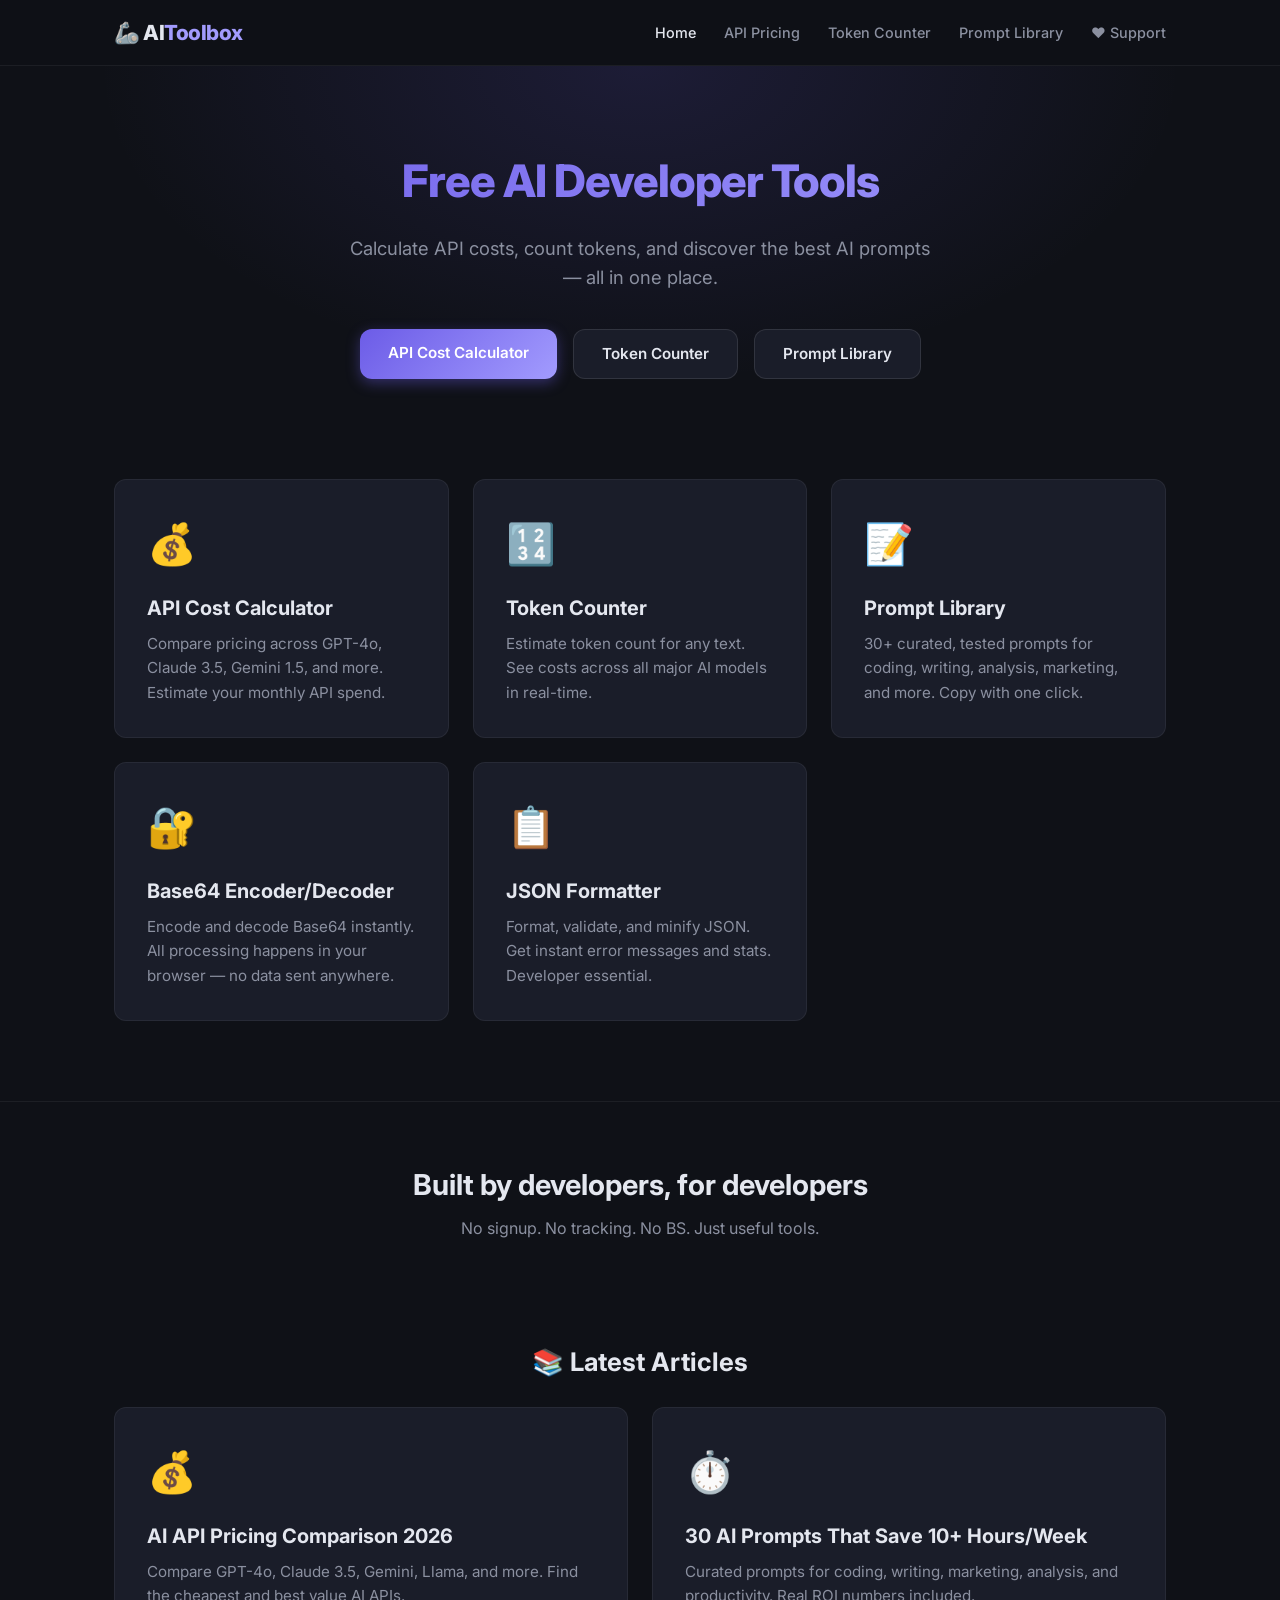
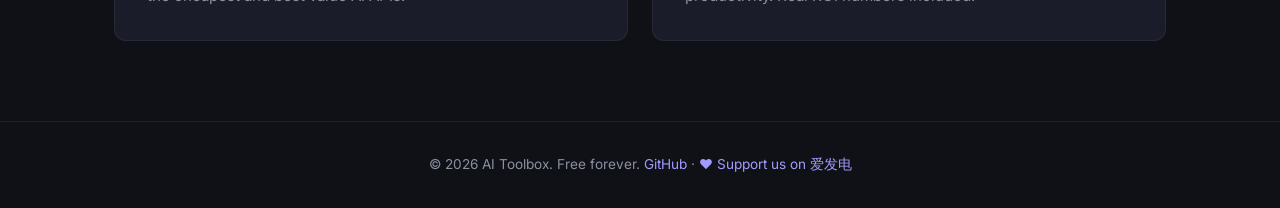
<file: index.html>
<!DOCTYPE html>
<html lang="en">
<head>
    <meta charset="UTF-8">
    <meta name="viewport" content="width=device-width, initial-scale=1.0">
    <meta name="description" content="Free AI tools for developers - API cost calculator, token counter, and curated prompt library. Compare GPT-4, Claude, Gemini pricing and more.">
    <title>AI Toolbox - Free AI Developer Tools</title>
    <link rel="stylesheet" href="css/style.css">
    <link rel="preconnect" href="https://fonts.googleapis.com">
    <link href="https://fonts.googleapis.com/css2?family=Inter:wght@400;500;600;700;800&display=swap" rel="stylesheet">
</head>
<body>
    <nav class="navbar">
        <div class="nav-container">
            <a href="index.html" class="nav-logo">🦾 AI<span>Toolbox</span></a>
            <div class="nav-links">
                <a href="index.html" class="active">Home</a>
                <a href="pricing.html">API Pricing</a>
                <a href="tokens.html">Token Counter</a>
                <a href="prompts.html">Prompt Library</a>
                <a href="https://afdian.com/a/aitoolbox" target="_blank">❤️ Support</a>
            </div>
        </div>
    </nav>

    <header class="hero">
        <div class="container">
            <h1>Free AI Developer Tools</h1>
            <p>Calculate API costs, count tokens, and discover the best AI prompts — all in one place.</p>
            <div class="hero-cta">
                <a href="pricing.html" class="btn btn-primary">API Cost Calculator</a>
                <a href="tokens.html" class="btn btn-secondary">Token Counter</a>
                <a href="prompts.html" class="btn btn-secondary">Prompt Library</a>
            </div>
        </div>
    </header>

    <section class="features">
        <div class="container">
            <div class="features-grid">
                <a href="pricing.html" class="feature-card">
                    <div class="feature-icon">💰</div>
                    <h3>API Cost Calculator</h3>
                    <p>Compare pricing across GPT-4o, Claude 3.5, Gemini 1.5, and more. Estimate your monthly API spend.</p>
                </a>
                <a href="tokens.html" class="feature-card">
                    <div class="feature-icon">🔢</div>
                    <h3>Token Counter</h3>
                    <p>Estimate token count for any text. See costs across all major AI models in real-time.</p>
                </a>
                <a href="prompts.html" class="feature-card">
                    <div class="feature-icon">📝</div>
                    <h3>Prompt Library</h3>
                    <p>30+ curated, tested prompts for coding, writing, analysis, marketing, and more. Copy with one click.</p>
                </a>
                <a href="base64.html" class="feature-card">
                    <div class="feature-icon">🔐</div>
                    <h3>Base64 Encoder/Decoder</h3>
                    <p>Encode and decode Base64 instantly. All processing happens in your browser — no data sent anywhere.</p>
                </a>
                <a href="json.html" class="feature-card">
                    <div class="feature-icon">📋</div>
                    <h3>JSON Formatter</h3>
                    <p>Format, validate, and minify JSON. Get instant error messages and stats. Developer essential.</p>
                </a>
            </div>
        </div>
    </section>

    <section class="cta-section">
        <div class="container">
            <h2>Built by developers, for developers</h2>
            <p>No signup. No tracking. No BS. Just useful tools.</p>
        </div>
    </section>

    <section class="features" style="padding-top: 40px;">
        <div class="container">
            <h2 style="font-size: 1.6rem; margin-bottom: 24px; text-align: center;">📚 Latest Articles</h2>
            <div class="features-grid">
                <a href="blog/ai-api-pricing-comparison-2026.html" class="feature-card">
                    <div class="feature-icon">💰</div>
                    <h3>AI API Pricing Comparison 2026</h3>
                    <p>Compare GPT-4o, Claude 3.5, Gemini, Llama, and more. Find the cheapest and best value AI APIs.</p>
                </a>
                <a href="blog/30-ai-prompts-save-10-hours-week.html" class="feature-card">
                    <div class="feature-icon">⏱️</div>
                    <h3>30 AI Prompts That Save 10+ Hours/Week</h3>
                    <p>Curated prompts for coding, writing, marketing, analysis, and productivity. Real ROI numbers included.</p>
                </a>
            </div>
        </div>
    </section>

    <footer class="footer">
        <div class="container">
            <p>&copy; 2026 AI Toolbox. Free forever. <a href="https://github.com" target="_blank">GitHub</a> · <a href="https://afdian.com/a/aitoolbox" target="_blank">❤️ Support us on 爱发电</a></p>
        </div>
    </footer>

    <script src="js/main.js"></script>
</body>
</html>
</file>
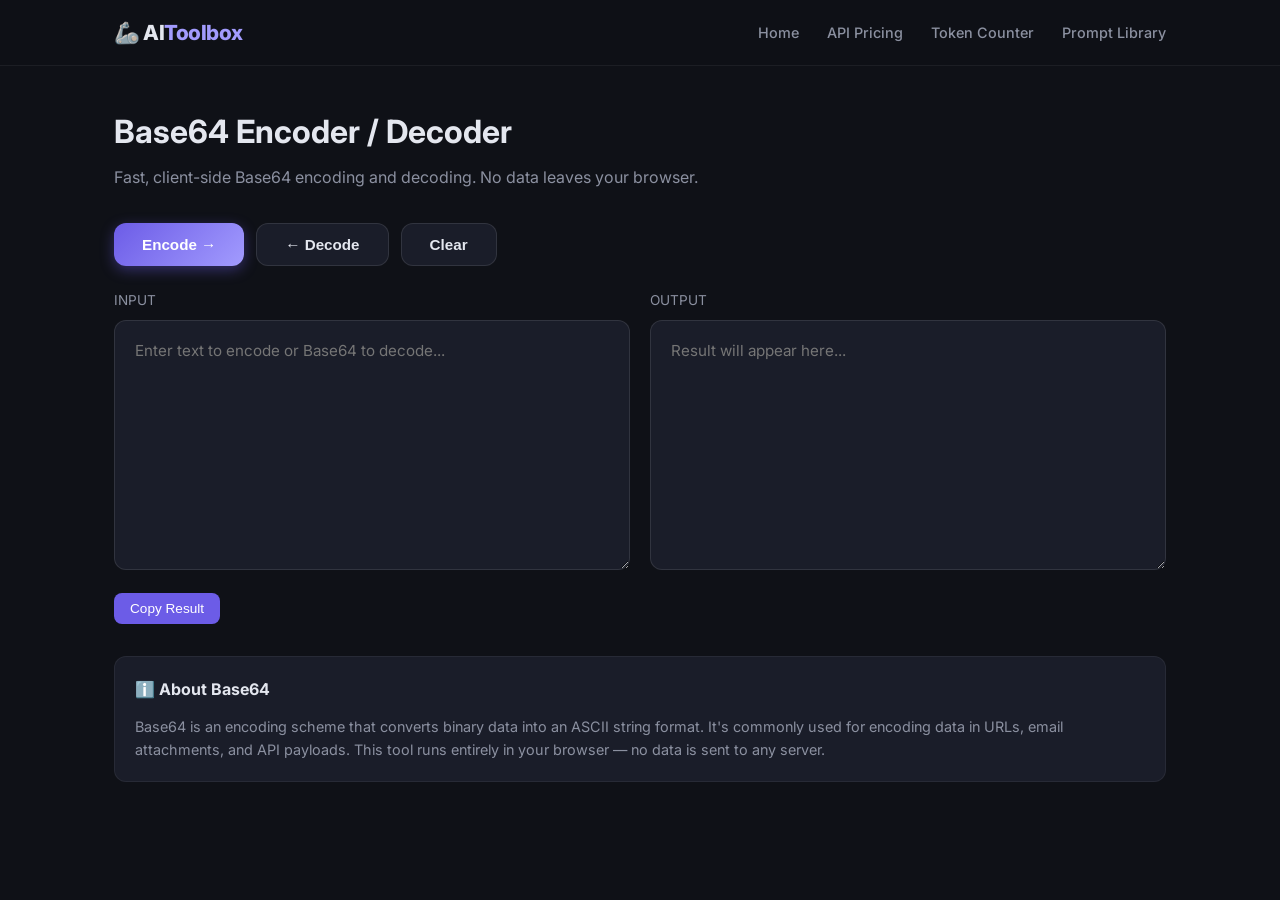
<file: base64.html>
<!DOCTYPE html>
<html lang="en">
<head>
    <meta charset="UTF-8">
    <meta name="viewport" content="width=device-width, initial-scale=1.0">
    <meta name="description" content="Free online Base64 encoder and decoder. Fast, client-side, no data sent to servers.">
    <title>Base64 Encoder/Decoder - AI Toolbox</title>
    <link rel="stylesheet" href="css/style.css">
    <link href="https://fonts.googleapis.com/css2?family=Inter:wght@400;500;600;700;800&display=swap" rel="stylesheet">
</head>
<body>
    <nav class="navbar">
        <div class="nav-container">
            <a href="index.html" class="nav-logo">🦾 AI<span>Toolbox</span></a>
            <div class="nav-links">
                <a href="index.html">Home</a>
                <a href="pricing.html">API Pricing</a>
                <a href="tokens.html">Token Counter</a>
                <a href="prompts.html">Prompt Library</a>
            </div>
        </div>
    </nav>

    <div class="tool-page">
        <div class="container">
            <h1>Base64 Encoder / Decoder</h1>
            <p class="subtitle">Fast, client-side Base64 encoding and decoding. No data leaves your browser.</p>

            <div style="display: flex; gap: 12px; margin-bottom: 24px;">
                <button class="btn btn-primary" id="encodeBtn">Encode →</button>
                <button class="btn btn-secondary" id="decodeBtn">← Decode</button>
                <button class="btn btn-secondary" id="clearBtn">Clear</button>
            </div>

            <div style="display: grid; grid-template-columns: 1fr 1fr; gap: 20px;">
                <div>
                    <label style="color: var(--text-dim); font-size: 0.85rem; margin-bottom: 8px; display: block;">INPUT</label>
                    <textarea id="inputText" placeholder="Enter text to encode or Base64 to decode..." style="min-height: 250px;"></textarea>
                </div>
                <div>
                    <label style="color: var(--text-dim); font-size: 0.85rem; margin-bottom: 8px; display: block;">OUTPUT</label>
                    <textarea id="outputText" placeholder="Result will appear here..." style="min-height: 250px;" readonly></textarea>
                </div>
            </div>

            <div style="margin-top: 16px;">
                <button class="copy-btn" id="copyBtn">Copy Result</button>
                <span id="statusMsg" style="color: var(--text-dim); margin-left: 12px; font-size: 0.85rem;"></span>
            </div>

            <div style="margin-top: 32px; padding: 20px; background: var(--bg-card); border-radius: var(--radius); border: 1px solid rgba(255,255,255,0.06);">
                <h3 style="font-size: 1rem; margin-bottom: 12px;">ℹ️ About Base64</h3>
                <p style="color: var(--text-dim); font-size: 0.9rem;">Base64 is an encoding scheme that converts binary data into an ASCII string format. It's commonly used for encoding data in URLs, email attachments, and API payloads. This tool runs entirely in your browser — no data is sent to any server.</p>
            </div>
        </div>
    </div>

    <script src="js/main.js"></script>
    <script>
        const inputEl = document.getElementById('inputText');
        const outputEl = document.getElementById('outputText');
        const statusMsg = document.getElementById('statusMsg');

        document.getElementById('encodeBtn').addEventListener('click', () => {
            try {
                outputEl.value = btoa(unescape(encodeURIComponent(inputEl.value)));
                statusMsg.textContent = '✓ Encoded successfully';
            } catch (e) {
                outputEl.value = 'Error: ' + e.message;
                statusMsg.textContent = '✗ Encoding failed';
            }
        });

        document.getElementById('decodeBtn').addEventListener('click', () => {
            try {
                outputEl.value = decodeURIComponent(escape(atob(inputEl.value.trim())));
                statusMsg.textContent = '✓ Decoded successfully';
            } catch (e) {
                outputEl.value = 'Error: Invalid Base64 string';
                statusMsg.textContent = '✗ Decoding failed';
            }
        });

        document.getElementById('clearBtn').addEventListener('click', () => {
            inputEl.value = '';
            outputEl.value = '';
            statusMsg.textContent = '';
        });

        document.getElementById('copyBtn').addEventListener('click', function() {
            if (outputEl.value) {
                navigator.clipboard.writeText(outputEl.value).then(() => {
                    this.textContent = '✓ Copied!';
                    this.classList.add('copied');
                    setTimeout(() => { this.textContent = 'Copy Result'; this.classList.remove('copied'); }, 2000);
                });
            }
        });
    </script>
</body>
</html>
</file>
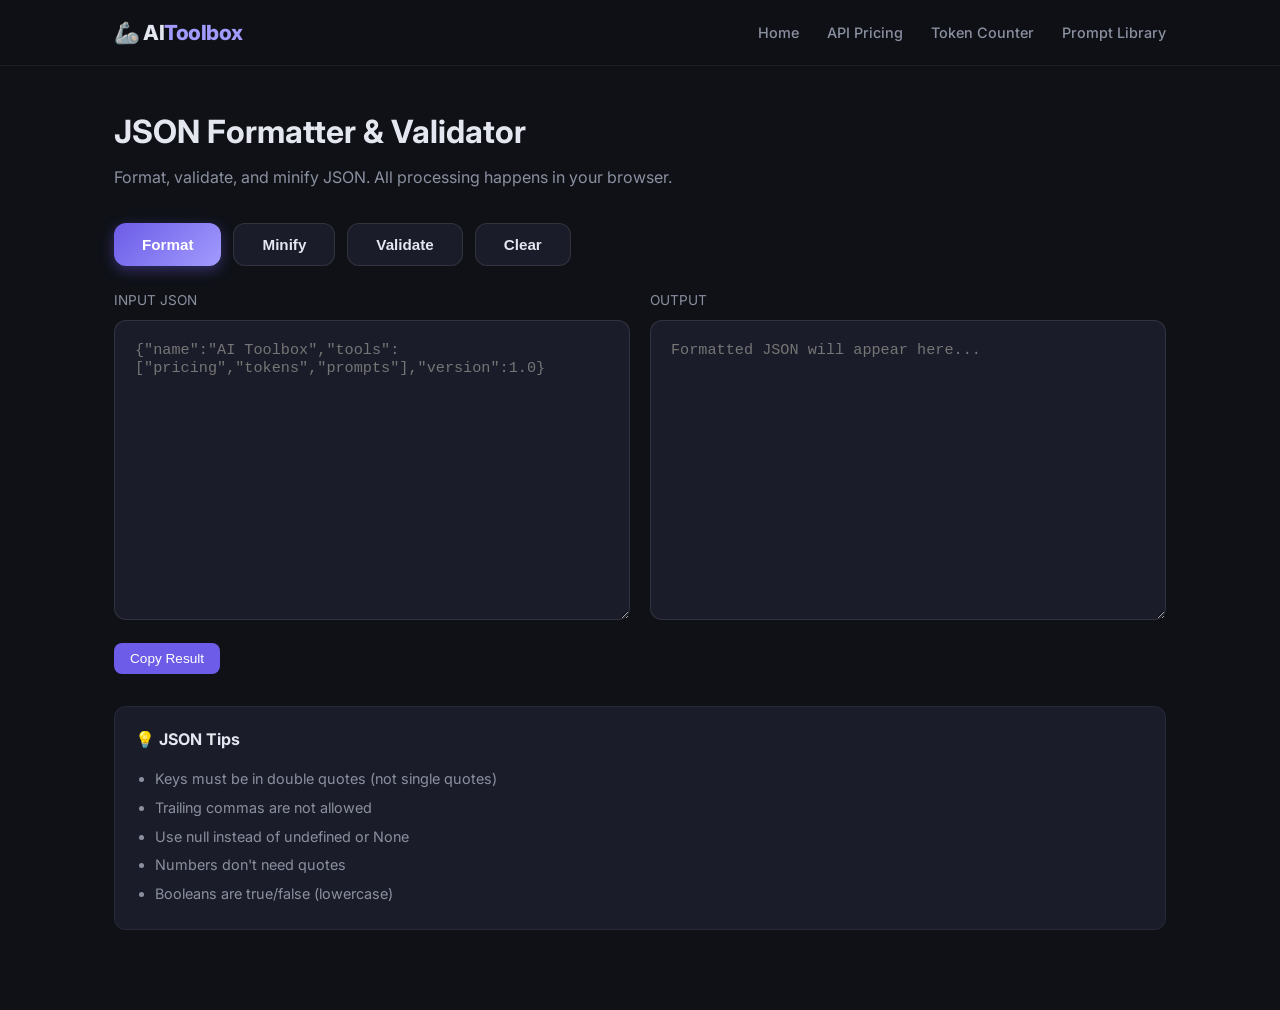
<file: json.html>
<!DOCTYPE html>
<html lang="en">
<head>
    <meta charset="UTF-8">
    <meta name="viewport" content="width=device-width, initial-scale=1.0">
    <meta name="description" content="Free online JSON formatter, validator, and minifier. Format ugly JSON instantly in your browser.">
    <title>JSON Formatter & Validator - AI Toolbox</title>
    <link rel="stylesheet" href="css/style.css">
    <link href="https://fonts.googleapis.com/css2?family=Inter:wght@400;500;600;700;800&display=swap" rel="stylesheet">
</head>
<body>
    <nav class="navbar">
        <div class="nav-container">
            <a href="index.html" class="nav-logo">🦾 AI<span>Toolbox</span></a>
            <div class="nav-links">
                <a href="index.html">Home</a>
                <a href="pricing.html">API Pricing</a>
                <a href="tokens.html">Token Counter</a>
                <a href="prompts.html">Prompt Library</a>
            </div>
        </div>
    </nav>

    <div class="tool-page">
        <div class="container">
            <h1>JSON Formatter & Validator</h1>
            <p class="subtitle">Format, validate, and minify JSON. All processing happens in your browser.</p>

            <div style="display: flex; gap: 12px; margin-bottom: 24px; flex-wrap: wrap;">
                <button class="btn btn-primary" id="formatBtn">Format</button>
                <button class="btn btn-secondary" id="minifyBtn">Minify</button>
                <button class="btn btn-secondary" id="validateBtn">Validate</button>
                <button class="btn btn-secondary" id="clearBtn">Clear</button>
            </div>

            <div style="display: grid; grid-template-columns: 1fr 1fr; gap: 20px;">
                <div>
                    <label style="color: var(--text-dim); font-size: 0.85rem; margin-bottom: 8px; display: block;">INPUT JSON</label>
                    <textarea id="inputText" placeholder='{"name":"AI Toolbox","tools":["pricing","tokens","prompts"],"version":1.0}' style="min-height: 300px; font-family: monospace;"></textarea>
                </div>
                <div>
                    <label style="color: var(--text-dim); font-size: 0.85rem; margin-bottom: 8px; display: block;">OUTPUT</label>
                    <textarea id="outputText" placeholder="Formatted JSON will appear here..." style="min-height: 300px; font-family: monospace;" readonly></textarea>
                </div>
            </div>

            <div id="statusBar" style="margin-top: 16px; padding: 12px 20px; border-radius: 8px; font-size: 0.9rem; display: none;"></div>

            <div style="margin-top: 16px;">
                <button class="copy-btn" id="copyBtn">Copy Result</button>
            </div>

            <div style="margin-top: 32px; padding: 20px; background: var(--bg-card); border-radius: var(--radius); border: 1px solid rgba(255,255,255,0.06);">
                <h3 style="font-size: 1rem; margin-bottom: 12px;">💡 JSON Tips</h3>
                <ul style="color: var(--text-dim); font-size: 0.9rem; padding-left: 20px; line-height: 2;">
                    <li>Keys must be in double quotes (not single quotes)</li>
                    <li>Trailing commas are not allowed</li>
                    <li>Use null instead of undefined or None</li>
                    <li>Numbers don't need quotes</li>
                    <li>Booleans are true/false (lowercase)</li>
                </ul>
            </div>
        </div>
    </div>

    <script src="js/main.js"></script>
    <script>
        const inputEl = document.getElementById('inputText');
        const outputEl = document.getElementById('outputText');
        const statusBar = document.getElementById('statusBar');

        function showStatus(msg, isError) {
            statusBar.textContent = msg;
            statusBar.style.display = 'block';
            if (isError) {
                statusBar.style.background = 'rgba(231,76,60,0.15)';
                statusBar.style.color = '#e74c3c';
                statusBar.style.border = '1px solid rgba(231,76,60,0.3)';
            } else {
                statusBar.style.background = 'rgba(0,184,148,0.15)';
                statusBar.style.color = '#00b894';
                statusBar.style.border = '1px solid rgba(0,184,148,0.3)';
            }
        }

        document.getElementById('formatBtn').addEventListener('click', () => {
            try {
                const parsed = JSON.parse(inputEl.value);
                outputEl.value = JSON.stringify(parsed, null, 2);
                const size = JSON.stringify(parsed).length;
                showStatus(`✓ Valid JSON — ${Object.keys(parsed).length} root keys, ${size} bytes minified`, false);
            } catch (e) {
                outputEl.value = '';
                showStatus(`✗ ${e.message}`, true);
            }
        });

        document.getElementById('minifyBtn').addEventListener('click', () => {
            try {
                const parsed = JSON.parse(inputEl.value);
                outputEl.value = JSON.stringify(parsed);
                showStatus(`✓ Minified — ${outputEl.value.length} bytes`, false);
            } catch (e) {
                outputEl.value = '';
                showStatus(`✗ ${e.message}`, true);
            }
        });

        document.getElementById('validateBtn').addEventListener('click', () => {
            try {
                const parsed = JSON.parse(inputEl.value);
                outputEl.value = '✓ Valid JSON!';
                const stats = {
                    rootType: Array.isArray(parsed) ? 'array' : 'object',
                    rootKeys: Array.isArray(parsed) ? `${parsed.length} items` : `${Object.keys(parsed).length} keys`,
                    size: JSON.stringify(parsed).length
                };
                showStatus(`✓ Valid JSON — Type: ${stats.rootType}, ${stats.rootKeys}, ${stats.size} bytes`, false);
            } catch (e) {
                outputEl.value = '';
                showStatus(`✗ ${e.message}`, true);
            }
        });

        document.getElementById('clearBtn').addEventListener('click', () => {
            inputEl.value = '';
            outputEl.value = '';
            statusBar.style.display = 'none';
        });

        document.getElementById('copyBtn').addEventListener('click', function() {
            if (outputEl.value) {
                navigator.clipboard.writeText(outputEl.value).then(() => {
                    this.textContent = '✓ Copied!';
                    this.classList.add('copied');
                    setTimeout(() => { this.textContent = 'Copy Result'; this.classList.remove('copied'); }, 2000);
                });
            }
        });
    </script>
</body>
</html>
</file>
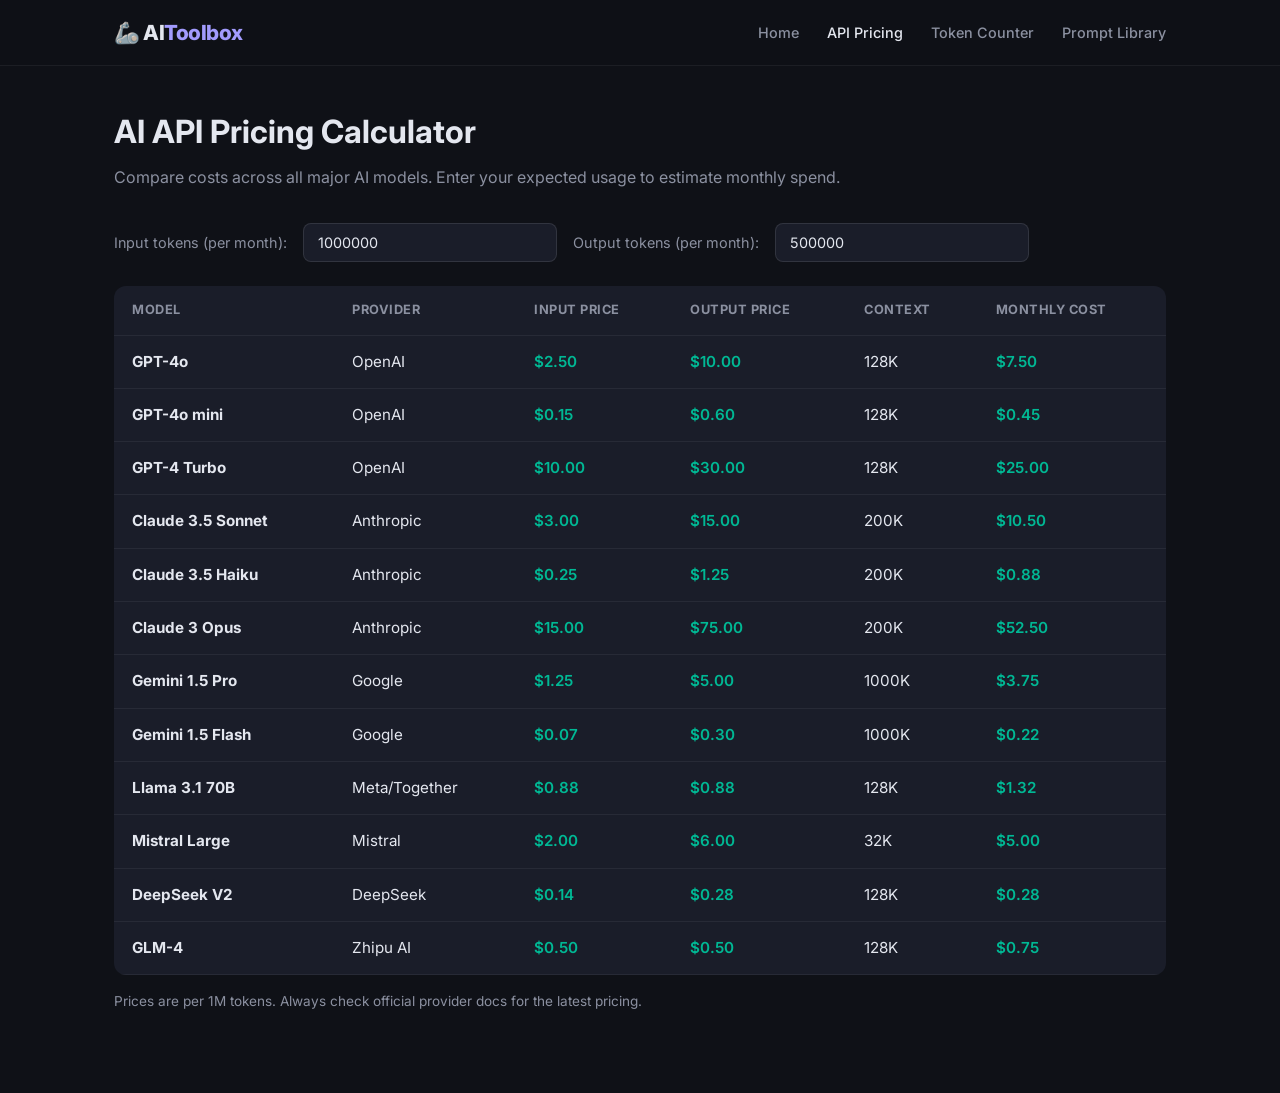
<file: pricing.html>
<!DOCTYPE html>
<html lang="en">
<head>
    <meta charset="UTF-8">
    <meta name="viewport" content="width=device-width, initial-scale=1.0">
    <meta name="description" content="Compare AI API pricing across GPT-4o, Claude 3.5, Gemini 1.5, Llama, and more. Calculate your monthly AI API costs.">
    <title>AI API Pricing Calculator - AI Toolbox</title>
    <link rel="stylesheet" href="css/style.css">
    <link href="https://fonts.googleapis.com/css2?family=Inter:wght@400;500;600;700;800&display=swap" rel="stylesheet">
</head>
<body>
    <nav class="navbar">
        <div class="nav-container">
            <a href="index.html" class="nav-logo">🦾 AI<span>Toolbox</span></a>
            <div class="nav-links">
                <a href="index.html">Home</a>
                <a href="pricing.html" class="active">API Pricing</a>
                <a href="tokens.html">Token Counter</a>
                <a href="prompts.html">Prompt Library</a>
            </div>
        </div>
    </nav>

    <div class="tool-page">
        <div class="container">
            <h1>AI API Pricing Calculator</h1>
            <p class="subtitle">Compare costs across all major AI models. Enter your expected usage to estimate monthly spend.</p>

            <div class="pricing-controls">
                <label>Input tokens (per month):</label>
                <input type="number" id="inputTokens" value="1000000" min="0" step="100000">
                <label>Output tokens (per month):</label>
                <input type="number" id="outputTokens" value="500000" min="0" step="100000">
            </div>

            <table>
                <thead>
                    <tr>
                        <th>Model</th>
                        <th>Provider</th>
                        <th>Input Price</th>
                        <th>Output Price</th>
                        <th>Context</th>
                        <th>Monthly Cost</th>
                    </tr>
                </thead>
                <tbody id="pricingTableBody"></tbody>
            </table>

            <p style="margin-top: 16px; color: var(--text-dim); font-size: 0.85rem;">
                Prices are per 1M tokens. Always check official provider docs for the latest pricing.
            </p>
        </div>
    </div>

    <script src="js/models.js"></script>
    <script src="js/main.js"></script>
    <script>
        function renderTable() {
            const inputTokens = parseInt(document.getElementById('inputTokens').value) || 0;
            const outputTokens = parseInt(document.getElementById('outputTokens').value) || 0;
            const tbody = document.getElementById('pricingTableBody');
            tbody.innerHTML = '';

            AI_MODELS.forEach(model => {
                const inputCost = (inputTokens / 1000000) * model.inputPrice;
                const outputCost = (outputTokens / 1000000) * model.outputPrice;
                const total = inputCost + outputCost;

                const row = document.createElement('tr');
                row.innerHTML = `
                    <td><strong>${model.name}</strong></td>
                    <td>${model.provider}</td>
                    <td class="price-cell">$${model.inputPrice.toFixed(2)}</td>
                    <td class="price-cell">$${model.outputPrice.toFixed(2)}</td>
                    <td>${(model.contextWindow / 1000).toFixed(0)}K</td>
                    <td class="price-cell">$${total.toFixed(2)}</td>
                `;
                tbody.appendChild(row);
            });
        }

        document.getElementById('inputTokens').addEventListener('input', renderTable);
        document.getElementById('outputTokens').addEventListener('input', renderTable);
        renderTable();
    </script>
</body>
</html>
</file>
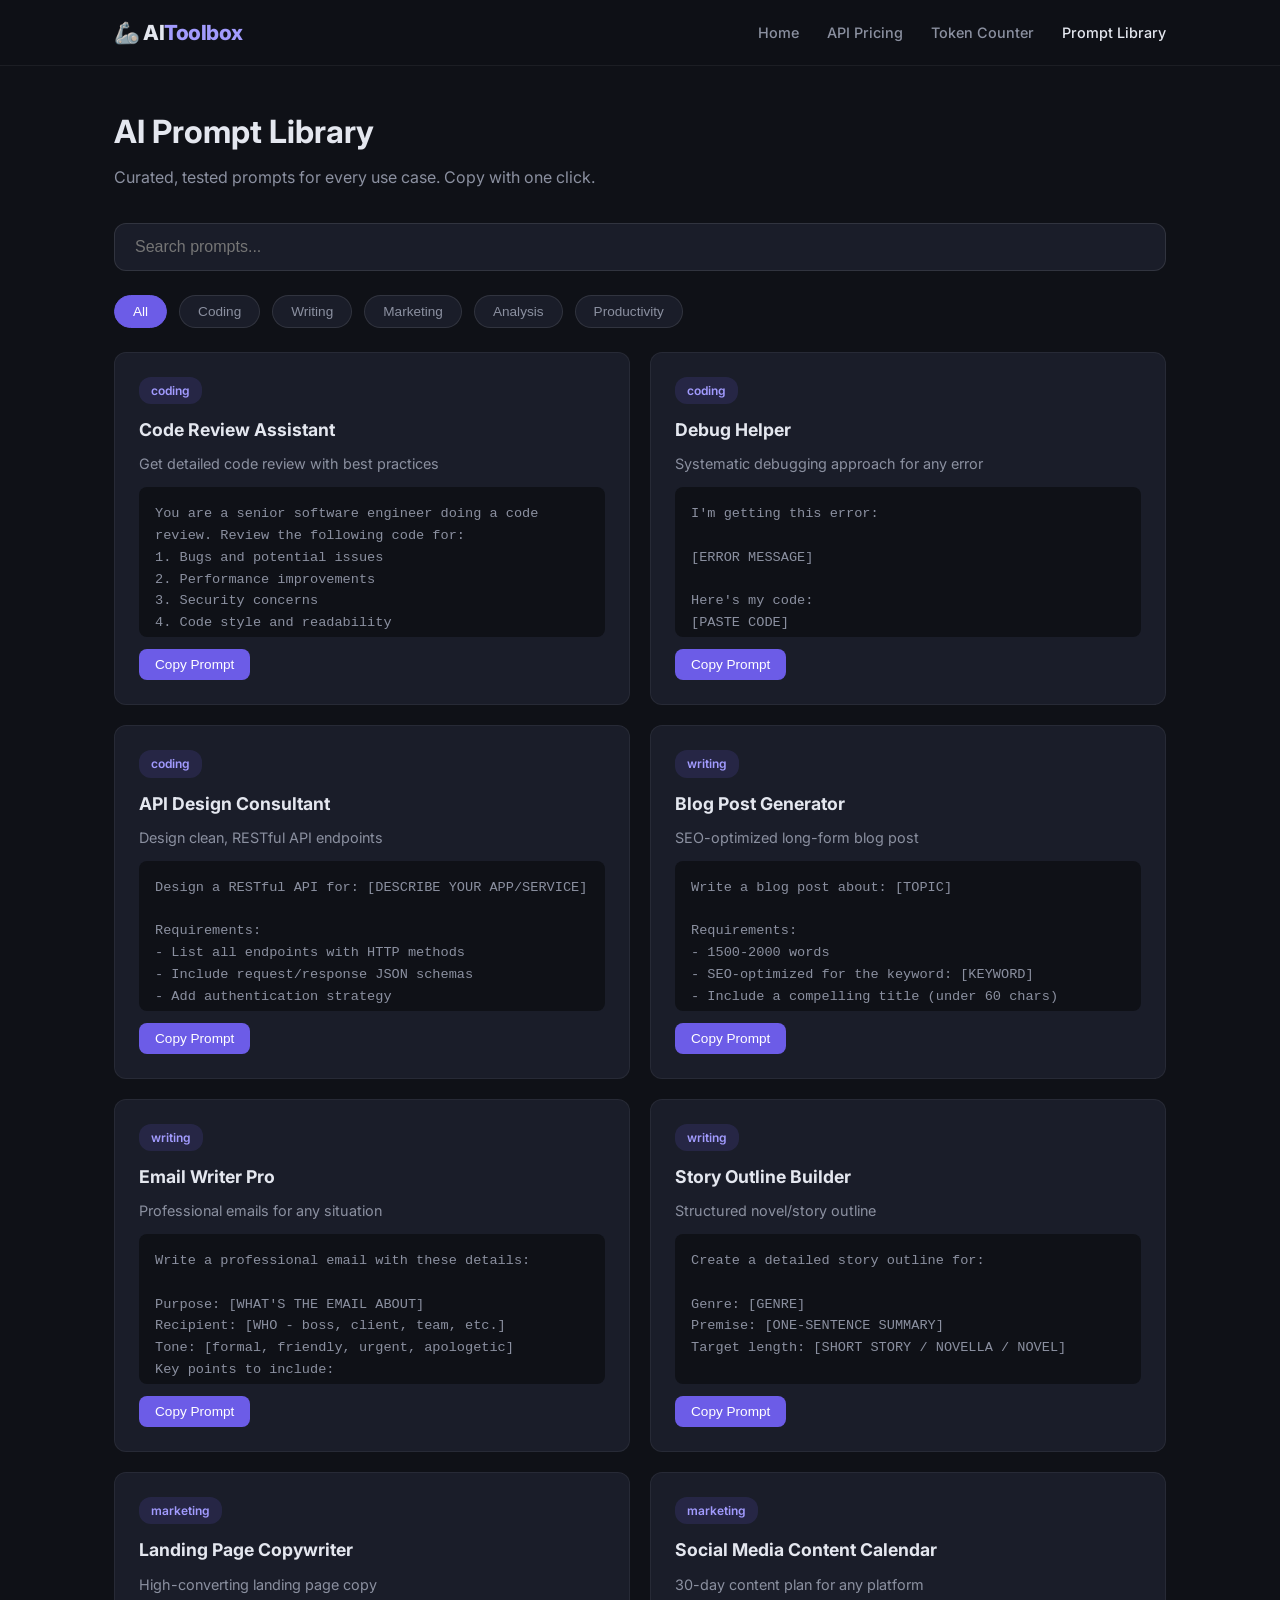
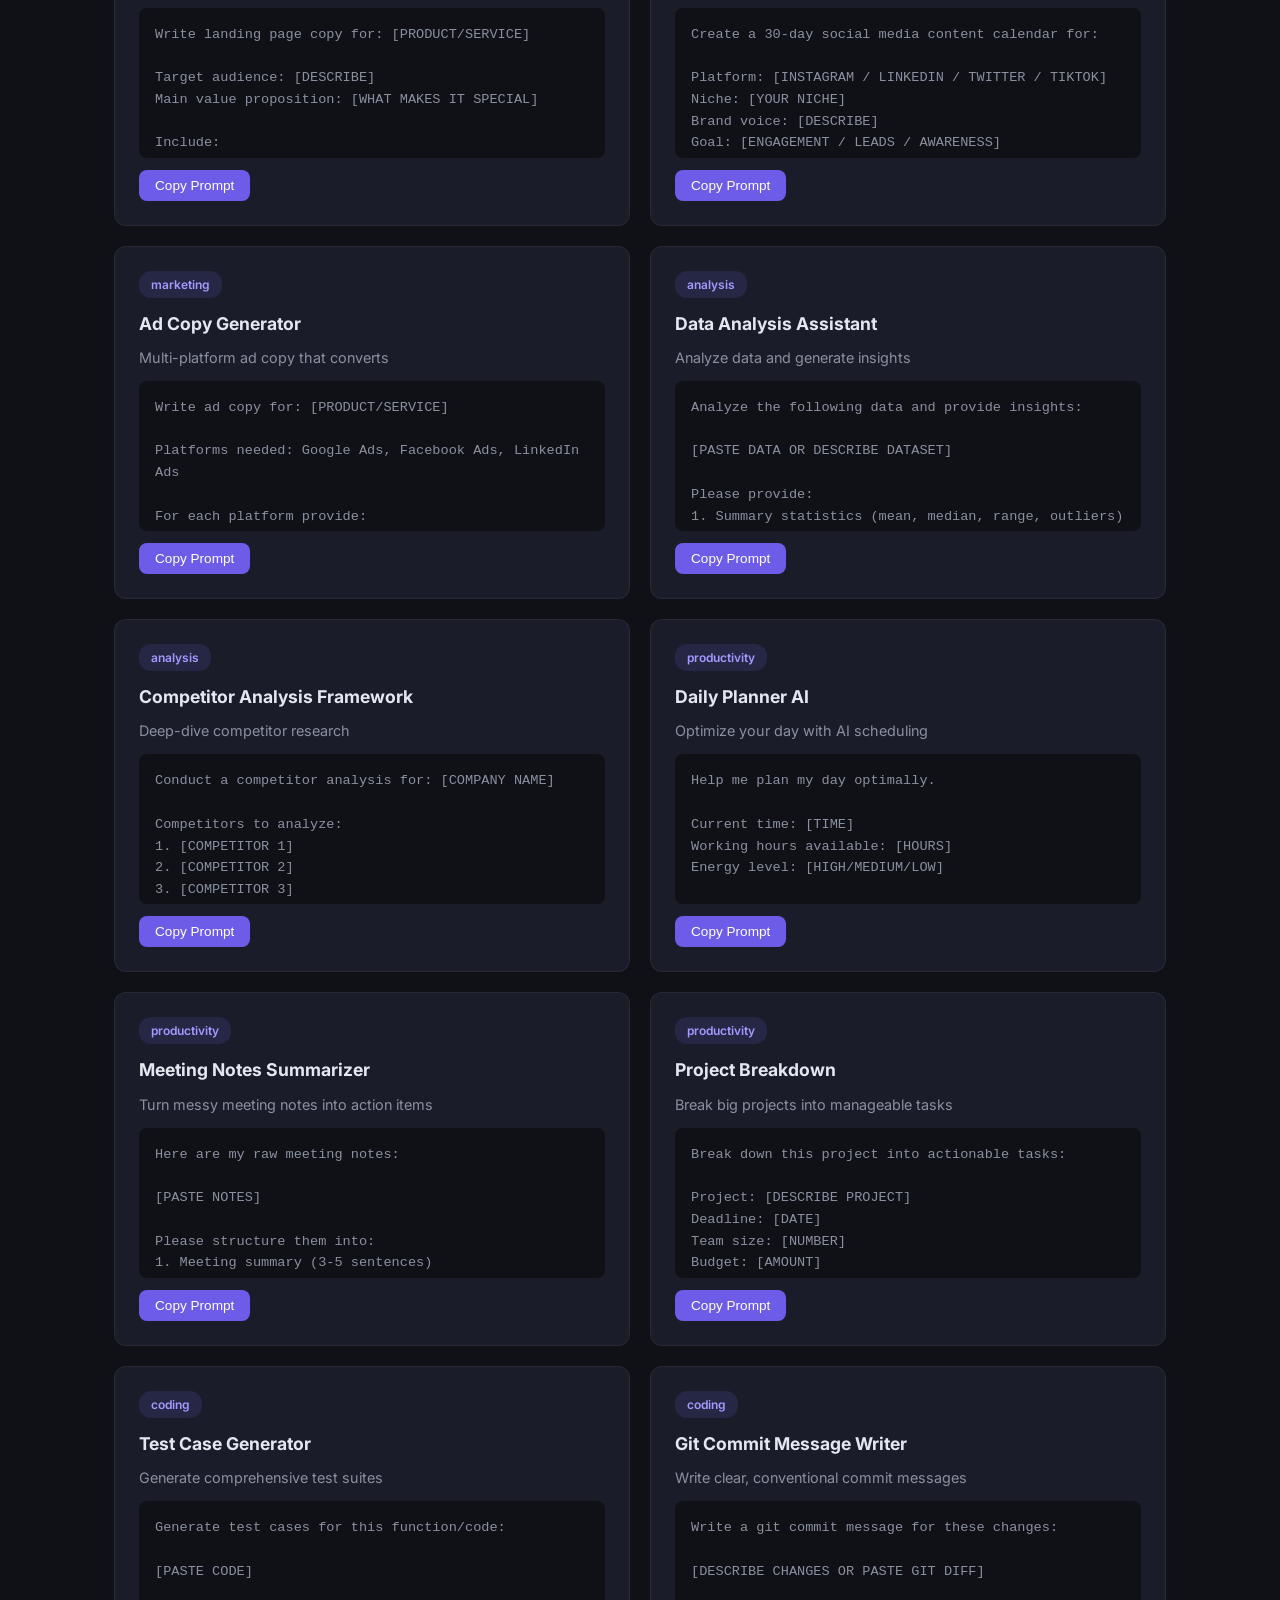
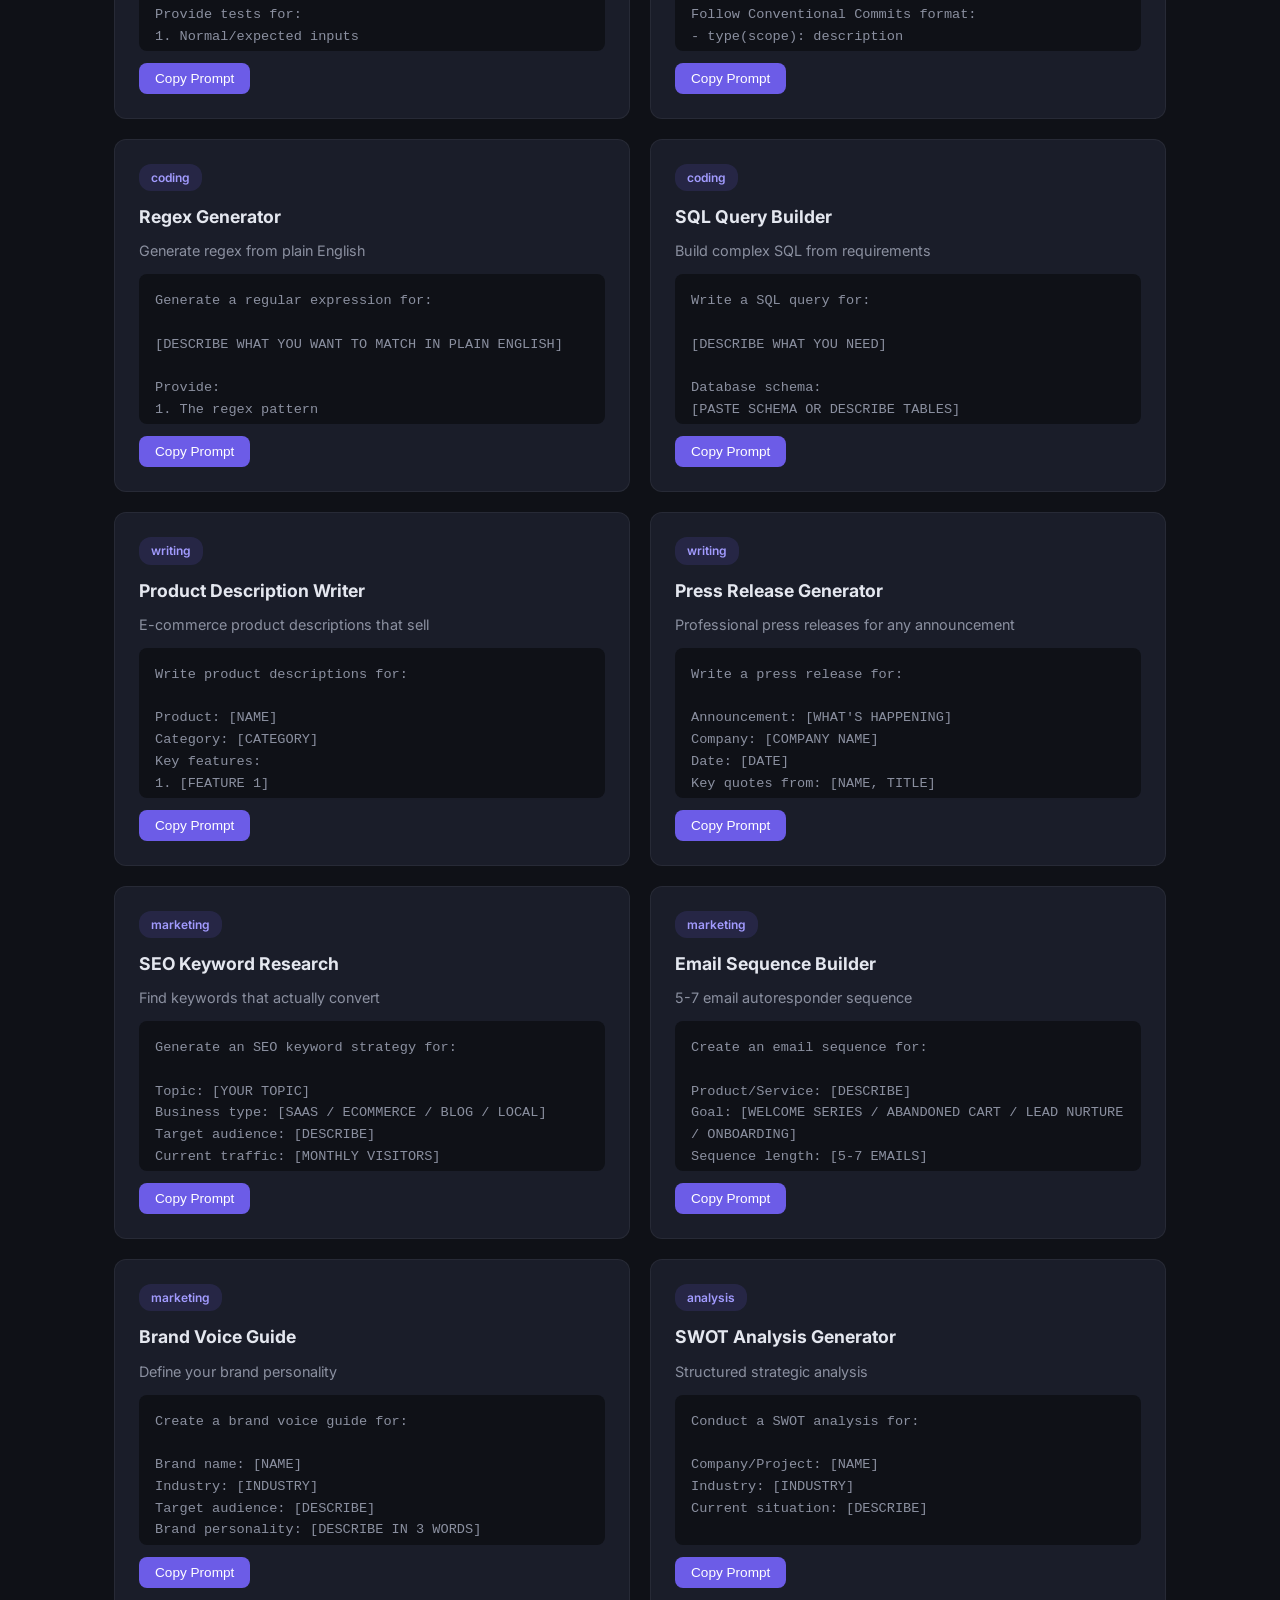
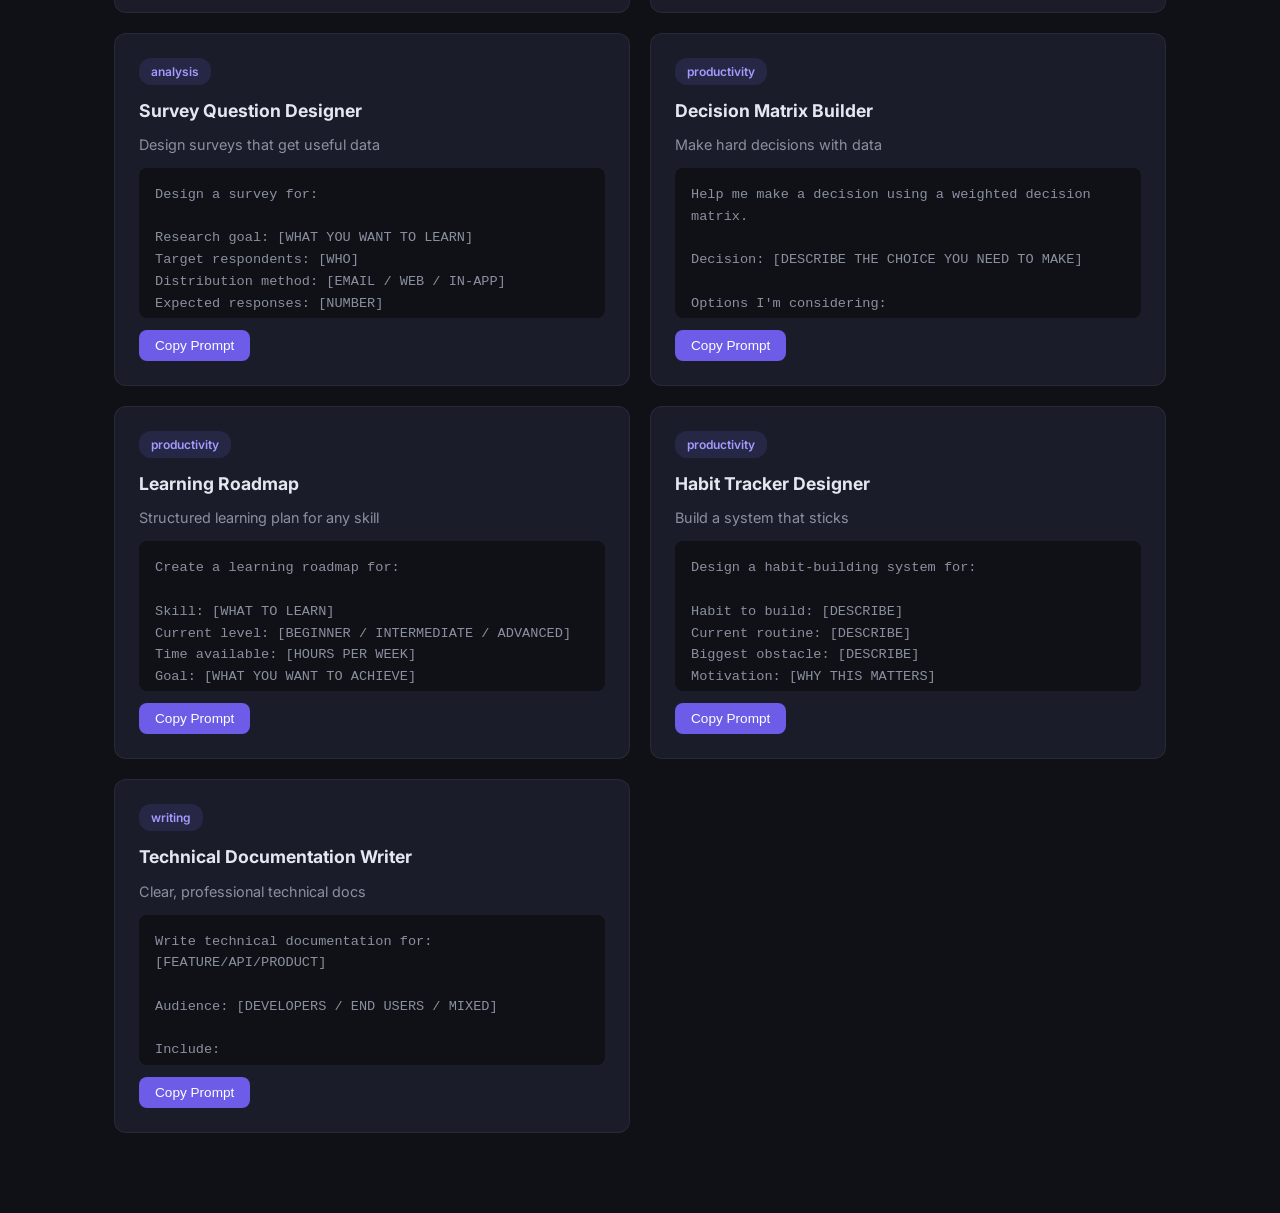
<file: prompts.html>
<!DOCTYPE html>
<html lang="en">
<head>
    <meta charset="UTF-8">
    <meta name="viewport" content="width=device-width, initial-scale=1.0">
    <meta name="description" content="Free AI prompt library - curated, tested prompts for coding, writing, analysis, marketing, and more. Copy with one click.">
    <title>AI Prompt Library - AI Toolbox</title>
    <link rel="stylesheet" href="css/style.css">
    <link href="https://fonts.googleapis.com/css2?family=Inter:wght@400;500;600;700;800&display=swap" rel="stylesheet">
</head>
<body>
    <nav class="navbar">
        <div class="nav-container">
            <a href="index.html" class="nav-logo">🦾 AI<span>Toolbox</span></a>
            <div class="nav-links">
                <a href="index.html">Home</a>
                <a href="pricing.html">API Pricing</a>
                <a href="tokens.html">Token Counter</a>
                <a href="prompts.html" class="active">Prompt Library</a>
            </div>
        </div>
    </nav>

    <div class="tool-page">
        <div class="container">
            <h1>AI Prompt Library</h1>
            <p class="subtitle">Curated, tested prompts for every use case. Copy with one click.</p>

            <input type="text" class="search-bar" id="searchBar" placeholder="Search prompts...">

            <div class="prompt-filters" id="filterButtons">
                <button class="filter-btn active" data-category="all">All</button>
                <button class="filter-btn" data-category="coding">Coding</button>
                <button class="filter-btn" data-category="writing">Writing</button>
                <button class="filter-btn" data-category="marketing">Marketing</button>
                <button class="filter-btn" data-category="analysis">Analysis</button>
                <button class="filter-btn" data-category="productivity">Productivity</button>
            </div>

            <div class="prompt-grid" id="promptGrid"></div>
        </div>
    </div>

    <script src="js/prompts.js"></script>
    <script src="js/main.js"></script>
    <script>
        let currentCategory = 'all';
        let searchTerm = '';

        function renderPrompts() {
            const grid = document.getElementById('promptGrid');
            grid.innerHTML = '';

            const filtered = PROMPTS.filter(p => {
                const matchCategory = currentCategory === 'all' || p.category === currentCategory;
                const matchSearch = !searchTerm || 
                    p.title.toLowerCase().includes(searchTerm) ||
                    p.description.toLowerCase().includes(searchTerm) ||
                    p.text.toLowerCase().includes(searchTerm);
                return matchCategory && matchSearch;
            });

            if (filtered.length === 0) {
                grid.innerHTML = '<p style="color: var(--text-dim); text-align: center; grid-column: 1/-1;">No prompts found.</p>';
                return;
            }

            filtered.forEach(prompt => {
                const card = document.createElement('div');
                card.className = 'prompt-card';
                card.innerHTML = `
                    <span class="tag">${prompt.category}</span>
                    <h3>${prompt.title}</h3>
                    <p style="color: var(--text-dim); font-size: 0.9rem;">${prompt.description}</p>
                    <div class="prompt-text">${prompt.text}</div>
                    <button class="copy-btn" onclick="copyToClipboard(\`${prompt.text.replace(/`/g, '\\`').replace(/\$/g, '\\$')}\`, this)">Copy Prompt</button>
                `;
                grid.appendChild(card);
            });
        }

        document.getElementById('searchBar').addEventListener('input', (e) => {
            searchTerm = e.target.value.toLowerCase();
            renderPrompts();
        });

        document.querySelectorAll('.filter-btn').forEach(btn => {
            btn.addEventListener('click', (e) => {
                document.querySelectorAll('.filter-btn').forEach(b => b.classList.remove('active'));
                e.target.classList.add('active');
                currentCategory = e.target.dataset.category;
                renderPrompts();
            });
        });

        renderPrompts();
    </script>
</body>
</html>
</file>
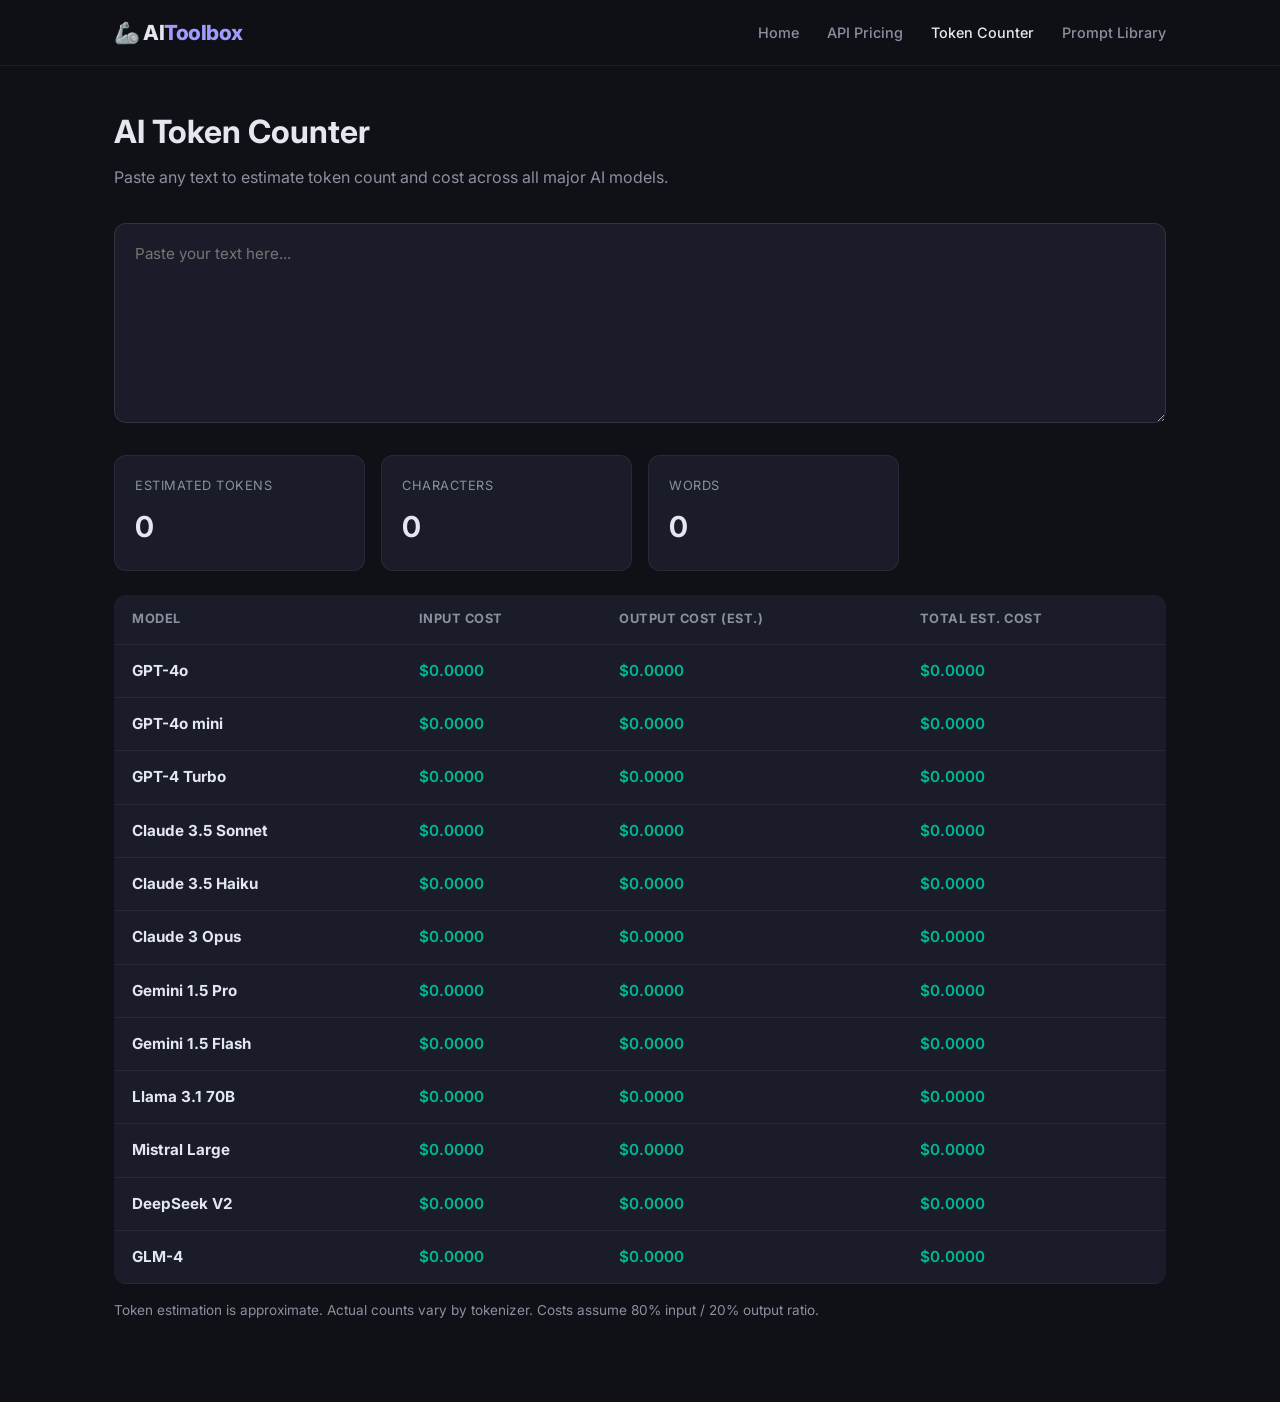
<file: tokens.html>
<!DOCTYPE html>
<html lang="en">
<head>
    <meta charset="UTF-8">
    <meta name="viewport" content="width=device-width, initial-scale=1.0">
    <meta name="description" content="Free AI token counter. Paste your text and see token estimates and costs across GPT-4, Claude, Gemini, and more.">
    <title>AI Token Counter - AI Toolbox</title>
    <link rel="stylesheet" href="css/style.css">
    <link href="https://fonts.googleapis.com/css2?family=Inter:wght@400;500;600;700;800&display=swap" rel="stylesheet">
</head>
<body>
    <nav class="navbar">
        <div class="nav-container">
            <a href="index.html" class="nav-logo">🦾 AI<span>Toolbox</span></a>
            <div class="nav-links">
                <a href="index.html">Home</a>
                <a href="pricing.html">API Pricing</a>
                <a href="tokens.html" class="active">Token Counter</a>
                <a href="prompts.html">Prompt Library</a>
            </div>
        </div>
    </nav>

    <div class="tool-page">
        <div class="container">
            <h1>AI Token Counter</h1>
            <p class="subtitle">Paste any text to estimate token count and cost across all major AI models.</p>

            <div class="input-area">
                <textarea id="textInput" placeholder="Paste your text here..."></textarea>
            </div>

            <div class="results-grid" id="resultsGrid">
                <div class="result-card">
                    <div class="label">Estimated Tokens</div>
                    <div class="value" id="tokenCount">0</div>
                </div>
                <div class="result-card">
                    <div class="label">Characters</div>
                    <div class="value" id="charCount">0</div>
                </div>
                <div class="result-card">
                    <div class="label">Words</div>
                    <div class="value" id="wordCount">0</div>
                </div>
            </div>

            <table>
                <thead>
                    <tr>
                        <th>Model</th>
                        <th>Input Cost</th>
                        <th>Output Cost (est.)</th>
                        <th>Total Est. Cost</th>
                    </tr>
                </thead>
                <tbody id="costTableBody"></tbody>
            </table>

            <p style="margin-top: 16px; color: var(--text-dim); font-size: 0.85rem;">
                Token estimation is approximate. Actual counts vary by tokenizer. Costs assume 80% input / 20% output ratio.
            </p>
        </div>
    </div>

    <script src="js/models.js"></script>
    <script src="js/main.js"></script>
    <script>
        const textarea = document.getElementById('textInput');
        
        function updateResults() {
            const text = textarea.value;
            const tokens = estimateTokens(text);
            const chars = text.length;
            const words = text.trim() ? text.trim().split(/\s+/).length : 0;

            document.getElementById('tokenCount').textContent = formatNumber(tokens);
            document.getElementById('charCount').textContent = formatNumber(chars);
            document.getElementById('wordCount').textContent = formatNumber(words);

            const tbody = document.getElementById('costTableBody');
            tbody.innerHTML = '';

            const inputTokens = Math.ceil(tokens * 0.8);
            const outputTokens = Math.ceil(tokens * 0.2);

            AI_MODELS.forEach(model => {
                const inputCost = (inputTokens / 1000000) * model.inputPrice;
                const outputCost = (outputTokens / 1000000) * model.outputPrice;
                const total = inputCost + outputCost;

                const row = document.createElement('tr');
                row.innerHTML = `
                    <td><strong>${model.name}</strong></td>
                    <td class="price-cell">${formatPrice(inputCost)}</td>
                    <td class="price-cell">${formatPrice(outputCost)}</td>
                    <td class="price-cell">${formatPrice(total)}</td>
                `;
                tbody.appendChild(row);
            });
        }

        textarea.addEventListener('input', updateResults);
        updateResults();
    </script>
</body>
</html>
</file>
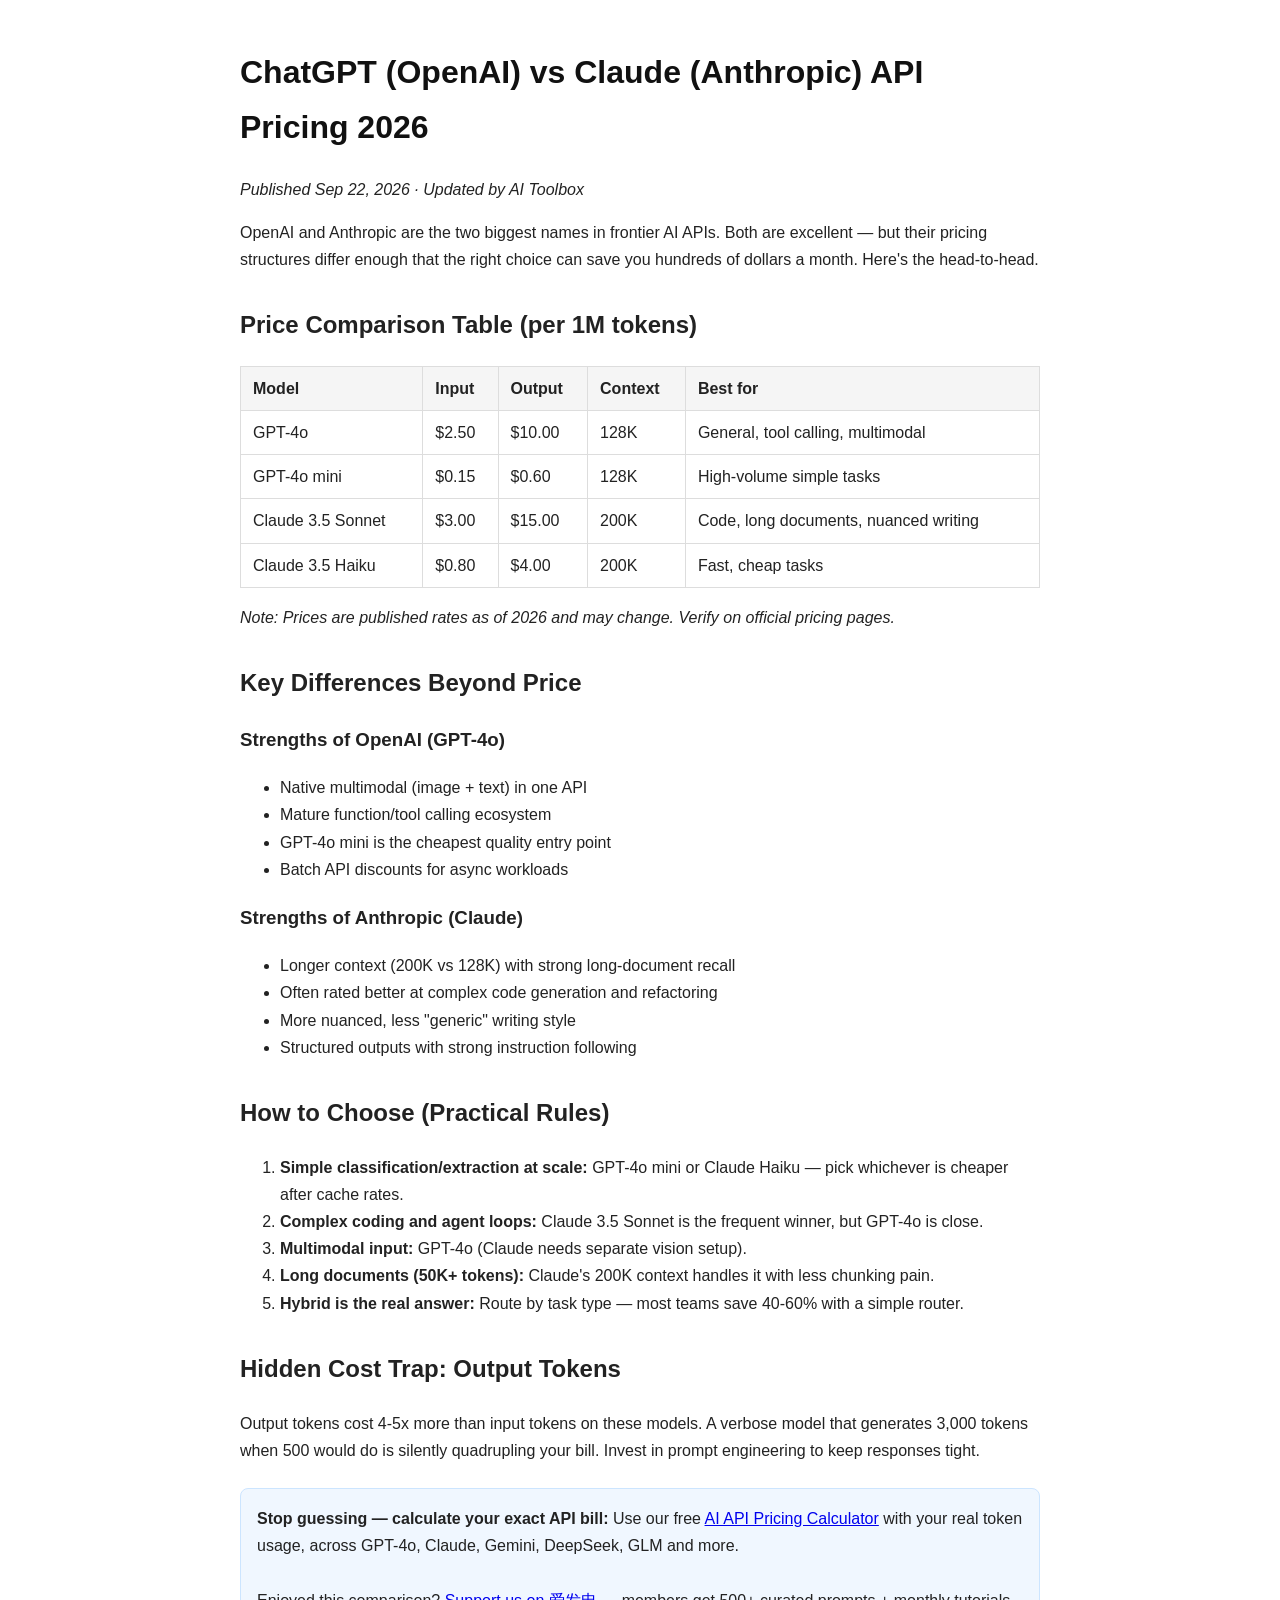
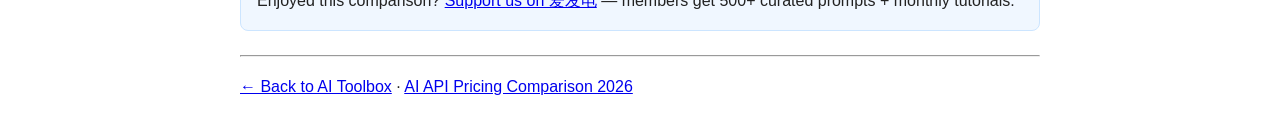
<file: blog/chatgpt-claude-api-price-comparison-2026.html>
<!DOCTYPE html>
<html lang="en">
<head>
<meta charset="UTF-8">
<meta name="viewport" content="width=device-width, initial-scale=1.0">
<meta name="description" content="ChatGPT (GPT-4o) vs Claude (Anthropic) API pricing 2026: input/output token costs, context windows, and which to choose for your use case.">
<title>ChatGPT vs Claude API Pricing 2026: Which Should You Use? | AI Toolbox</title>
<style>body{font-family:-apple-system,Segoe UI,Roboto,sans-serif;max-width:800px;margin:0 auto;padding:24px;line-height:1.7;color:#222;background:#fff}h1{color:#111}h2{margin-top:32px}table{border-collapse:collapse;width:100%;margin:16px 0}th,td{border:1px solid #ddd;padding:8px 12px;text-align:left}th{background:#f5f5f5}.cta{background:#f0f7ff;border:1px solid #cce5ff;border-radius:8px;padding:16px;margin:24px 0}</style>
</head>
<body>
<h1>ChatGPT (OpenAI) vs Claude (Anthropic) API Pricing 2026</h1>
<p><em>Published Sep 22, 2026 · Updated by AI Toolbox</em></p>

<p>OpenAI and Anthropic are the two biggest names in frontier AI APIs. Both are excellent — but their pricing structures differ enough that the right choice can save you hundreds of dollars a month. Here's the head-to-head.</p>

<h2>Price Comparison Table (per 1M tokens)</h2>
<table>
<tr><th>Model</th><th>Input</th><th>Output</th><th>Context</th><th>Best for</th></tr>
<tr><td>GPT-4o</td><td>$2.50</td><td>$10.00</td><td>128K</td><td>General, tool calling, multimodal</td></tr>
<tr><td>GPT-4o mini</td><td>$0.15</td><td>$0.60</td><td>128K</td><td>High-volume simple tasks</td></tr>
<tr><td>Claude 3.5 Sonnet</td><td>$3.00</td><td>$15.00</td><td>200K</td><td>Code, long documents, nuanced writing</td></tr>
<tr><td>Claude 3.5 Haiku</td><td>$0.80</td><td>$4.00</td><td>200K</td><td>Fast, cheap tasks</td></tr>
</table>
<p><em>Note: Prices are published rates as of 2026 and may change. Verify on official pricing pages.</em></p>

<h2>Key Differences Beyond Price</h2>
<h3>Strengths of OpenAI (GPT-4o)</h3>
<ul>
<li>Native multimodal (image + text) in one API</li>
<li>Mature function/tool calling ecosystem</li>
<li>GPT-4o mini is the cheapest quality entry point</li>
<li>Batch API discounts for async workloads</li>
</ul>
<h3>Strengths of Anthropic (Claude)</h3>
<ul>
<li>Longer context (200K vs 128K) with strong long-document recall</li>
<li>Often rated better at complex code generation and refactoring</li>
<li>More nuanced, less "generic" writing style</li>
<li>Structured outputs with strong instruction following</li>
</ul>

<h2>How to Choose (Practical Rules)</h2>
<ol>
<li><strong>Simple classification/extraction at scale:</strong> GPT-4o mini or Claude Haiku — pick whichever is cheaper after cache rates.</li>
<li><strong>Complex coding and agent loops:</strong> Claude 3.5 Sonnet is the frequent winner, but GPT-4o is close.</li>
<li><strong>Multimodal input:</strong> GPT-4o (Claude needs separate vision setup).</li>
<li><strong>Long documents (50K+ tokens):</strong> Claude's 200K context handles it with less chunking pain.</li>
<li><strong>Hybrid is the real answer:</strong> Route by task type — most teams save 40-60% with a simple router.</li>
</ol>

<h2>Hidden Cost Trap: Output Tokens</h2>
<p>Output tokens cost 4-5x more than input tokens on these models. A verbose model that generates 3,000 tokens when 500 would do is silently quadrupling your bill. Invest in prompt engineering to keep responses tight.</p>

<div class="cta">
<strong>Stop guessing — calculate your exact API bill:</strong> Use our free <a href="../pricing.html">AI API Pricing Calculator</a> with your real token usage, across GPT-4o, Claude, Gemini, DeepSeek, GLM and more.
<br><br>
Enjoyed this comparison? <a href="https://afdian.com/a/aitoolbox" target="_blank">Support us on 爱发电</a> — members get 500+ curated prompts + monthly tutorials.
</div>

<hr>
<p><a href="../index.html">← Back to AI Toolbox</a> · <a href="ai-api-pricing-comparison-2026.html">AI API Pricing Comparison 2026</a></p>
</body>
</html>
</file>
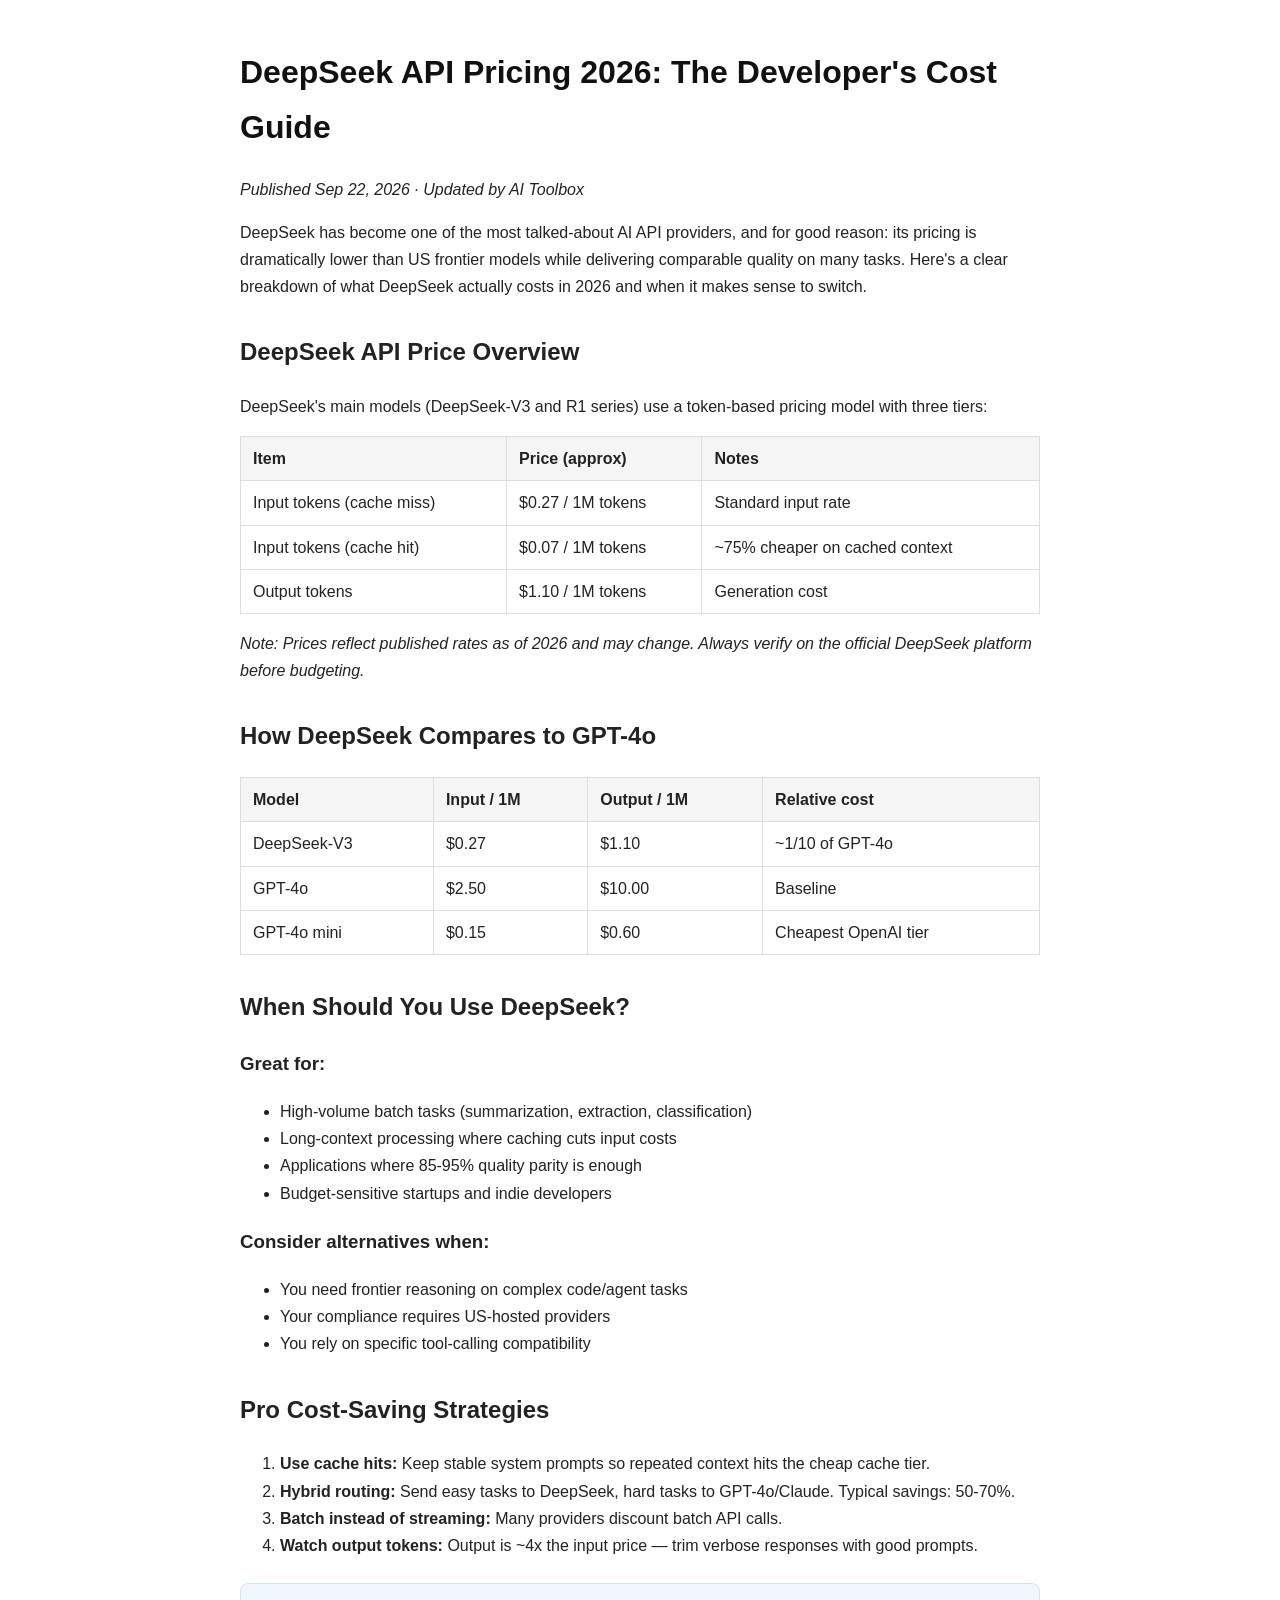
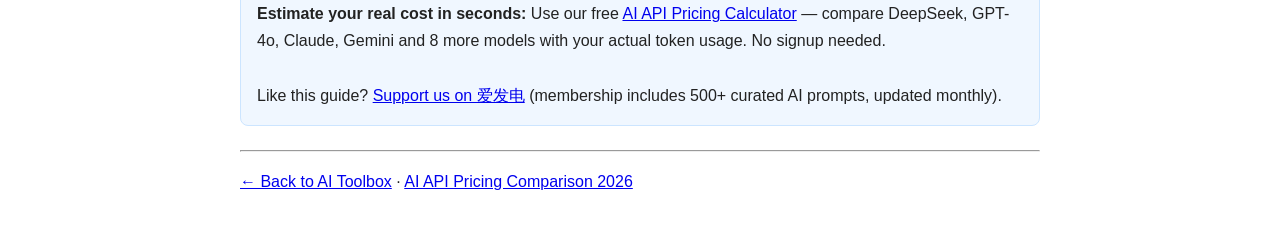
<file: blog/deepseek-api-pricing-2026.html>
<!DOCTYPE html>
<html lang="en">
<head>
<meta charset="UTF-8">
<meta name="viewport" content="width=device-width, initial-scale=1.0">
<meta name="description" content="DeepSeek API pricing in 2026: input/output token costs, cache pricing, and how it compares to GPT-4o. Real cost-saving tips for developers.">
<title>DeepSeek API Pricing 2026: The Developer's Cost Guide | AI Toolbox</title>
<style>body{font-family:-apple-system,Segoe UI,Roboto,sans-serif;max-width:800px;margin:0 auto;padding:24px;line-height:1.7;color:#222;background:#fff}h1{color:#111}h2{margin-top:32px}table{border-collapse:collapse;width:100%;margin:16px 0}th,td{border:1px solid #ddd;padding:8px 12px;text-align:left}th{background:#f5f5f5}code{background:#f4f4f4;padding:2px 6px;border-radius:4px}.cta{background:#f0f7ff;border:1px solid #cce5ff;border-radius:8px;padding:16px;margin:24px 0}</style>
</head>
<body>
<h1>DeepSeek API Pricing 2026: The Developer's Cost Guide</h1>
<p><em>Published Sep 22, 2026 · Updated by AI Toolbox</em></p>

<p>DeepSeek has become one of the most talked-about AI API providers, and for good reason: its pricing is dramatically lower than US frontier models while delivering comparable quality on many tasks. Here's a clear breakdown of what DeepSeek actually costs in 2026 and when it makes sense to switch.</p>

<h2>DeepSeek API Price Overview</h2>
<p>DeepSeek's main models (DeepSeek-V3 and R1 series) use a token-based pricing model with three tiers:</p>
<table>
<tr><th>Item</th><th>Price (approx)</th><th>Notes</th></tr>
<tr><td>Input tokens (cache miss)</td><td>$0.27 / 1M tokens</td><td>Standard input rate</td></tr>
<tr><td>Input tokens (cache hit)</td><td>$0.07 / 1M tokens</td><td>~75% cheaper on cached context</td></tr>
<tr><td>Output tokens</td><td>$1.10 / 1M tokens</td><td>Generation cost</td></tr>
</table>
<p class="note"><em>Note: Prices reflect published rates as of 2026 and may change. Always verify on the official DeepSeek platform before budgeting.</em></p>

<h2>How DeepSeek Compares to GPT-4o</h2>
<table>
<tr><th>Model</th><th>Input / 1M</th><th>Output / 1M</th><th>Relative cost</th></tr>
<tr><td>DeepSeek-V3</td><td>$0.27</td><td>$1.10</td><td>~1/10 of GPT-4o</td></tr>
<tr><td>GPT-4o</td><td>$2.50</td><td>$10.00</td><td>Baseline</td></tr>
<tr><td>GPT-4o mini</td><td>$0.15</td><td>$0.60</td><td>Cheapest OpenAI tier</td></tr>
</table>

<h2>When Should You Use DeepSeek?</h2>
<h3>Great for:</h3>
<ul>
<li>High-volume batch tasks (summarization, extraction, classification)</li>
<li>Long-context processing where caching cuts input costs</li>
<li>Applications where 85-95% quality parity is enough</li>
<li>Budget-sensitive startups and indie developers</li>
</ul>
<h3>Consider alternatives when:</h3>
<ul>
<li>You need frontier reasoning on complex code/agent tasks</li>
<li>Your compliance requires US-hosted providers</li>
<li>You rely on specific tool-calling compatibility</li>
</ul>

<h2>Pro Cost-Saving Strategies</h2>
<ol>
<li><strong>Use cache hits:</strong> Keep stable system prompts so repeated context hits the cheap cache tier.</li>
<li><strong>Hybrid routing:</strong> Send easy tasks to DeepSeek, hard tasks to GPT-4o/Claude. Typical savings: 50-70%.</li>
<li><strong>Batch instead of streaming:</strong> Many providers discount batch API calls.</li>
<li><strong>Watch output tokens:</strong> Output is ~4x the input price — trim verbose responses with good prompts.</li>
</ol>

<div class="cta">
<strong>Estimate your real cost in seconds:</strong> Use our free <a href="../pricing.html">AI API Pricing Calculator</a> — compare DeepSeek, GPT-4o, Claude, Gemini and 8 more models with your actual token usage. No signup needed.
<br><br>
Like this guide? <a href="https://afdian.com/a/aitoolbox" target="_blank">Support us on 爱发电</a> (membership includes 500+ curated AI prompts, updated monthly).
</div>

<hr>
<p><a href="../index.html">← Back to AI Toolbox</a> · <a href="ai-api-pricing-comparison-2026.html">AI API Pricing Comparison 2026</a></p>
</body>
</html>
</file>
<file: css/style.css>
/* ===== Reset & Base ===== */
*, *::before, *::after { box-sizing: border-box; margin: 0; padding: 0; }
:root {
    --bg: #0f1117;
    --bg-card: #1a1d29;
    --bg-hover: #222637;
    --text: #e4e7ef;
    --text-dim: #8b90a0;
    --accent: #6c5ce7;
    --accent-light: #a29bfe;
    --accent-grad: linear-gradient(135deg, #6c5ce7 0%, #a29bfe 100%);
    --green: #00b894;
    --orange: #fdcb6e;
    --red: #e74c3c;
    --radius: 12px;
    --shadow: 0 4px 20px rgba(0,0,0,0.3);
}
html { scroll-behavior: smooth; }
body {
    font-family: 'Inter', -apple-system, sans-serif;
    background: var(--bg);
    color: var(--text);
    line-height: 1.6;
}
a { color: inherit; text-decoration: none; }
.container { max-width: 1100px; margin: 0 auto; padding: 0 24px; }

/* ===== Navbar ===== */
.navbar {
    position: sticky; top: 0; z-index: 100;
    background: rgba(15,17,23,0.85);
    backdrop-filter: blur(12px);
    border-bottom: 1px solid rgba(255,255,255,0.06);
}
.nav-container {
    max-width: 1100px; margin: 0 auto;
    display: flex; align-items: center; justify-content: space-between;
    padding: 16px 24px;
}
.nav-logo {
    font-size: 1.3rem; font-weight: 800; letter-spacing: -0.5px;
}
.nav-logo span { color: var(--accent-light); }
.nav-links { display: flex; gap: 28px; }
.nav-links a {
    font-size: 0.9rem; font-weight: 500; color: var(--text-dim);
    transition: color 0.2s;
}
.nav-links a:hover, .nav-links a.active { color: var(--text); }

/* ===== Hero ===== */
.hero {
    text-align: center; padding: 80px 24px 60px;
    background: radial-gradient(ellipse at top, rgba(108,92,231,0.15) 0%, transparent 60%);
}
.hero h1 {
    font-size: 2.8rem; font-weight: 800; letter-spacing: -1px;
    margin-bottom: 16px;
    background: var(--accent-grad);
    -webkit-background-clip: text;
    -webkit-text-fill-color: transparent;
    background-clip: text;
}
.hero p {
    font-size: 1.15rem; color: var(--text-dim);
    max-width: 580px; margin: 0 auto 36px;
}
.hero-cta { display: flex; gap: 16px; justify-content: center; flex-wrap: wrap; }

/* ===== Buttons ===== */
.btn {
    display: inline-block; padding: 12px 28px;
    border-radius: var(--radius); font-weight: 600; font-size: 0.95rem;
    transition: all 0.2s; cursor: pointer; border: none;
}
.btn-primary {
    background: var(--accent-grad); color: white;
    box-shadow: 0 4px 14px rgba(108,92,231,0.4);
}
.btn-primary:hover { transform: translateY(-2px); box-shadow: 0 6px 20px rgba(108,92,231,0.5); }
.btn-secondary {
    background: var(--bg-card); color: var(--text);
    border: 1px solid rgba(255,255,255,0.1);
}
.btn-secondary:hover { background: var(--bg-hover); border-color: rgba(255,255,255,0.2); }

/* ===== Features Grid ===== */
.features { padding: 40px 0 80px; }
.features-grid {
    display: grid; grid-template-columns: repeat(auto-fit, minmax(300px, 1fr));
    gap: 24px;
}
.feature-card {
    background: var(--bg-card); border-radius: var(--radius);
    padding: 32px; border: 1px solid rgba(255,255,255,0.06);
    transition: all 0.3s;
}
.feature-card:hover {
    background: var(--bg-hover); border-color: rgba(108,92,231,0.3);
    transform: translateY(-4px); box-shadow: var(--shadow);
}
.feature-icon { font-size: 2.5rem; margin-bottom: 16px; }
.feature-card h3 { font-size: 1.25rem; font-weight: 700; margin-bottom: 8px; }
.feature-card p { color: var(--text-dim); font-size: 0.95rem; }

/* ===== CTA Section ===== */
.cta-section {
    text-align: center; padding: 60px 24px;
    border-top: 1px solid rgba(255,255,255,0.06);
}
.cta-section h2 { font-size: 1.8rem; font-weight: 700; margin-bottom: 8px; }
.cta-section p { color: var(--text-dim); }

/* ===== Footer ===== */
.footer {
    text-align: center; padding: 32px 24px;
    border-top: 1px solid rgba(255,255,255,0.06);
    color: var(--text-dim); font-size: 0.85rem;
}
.footer a { color: var(--accent-light); }

/* ===== Tool Pages ===== */
.tool-page { padding: 40px 24px 80px; min-height: 70vh; }
.tool-page h1 { font-size: 2rem; font-weight: 700; margin-bottom: 8px; }
.tool-page .subtitle { color: var(--text-dim); margin-bottom: 32px; }

/* Token Counter */
.input-area { position: relative; margin-bottom: 24px; }
textarea {
    width: 100%; min-height: 200px;
    background: var(--bg-card); color: var(--text);
    border: 1px solid rgba(255,255,255,0.1); border-radius: var(--radius);
    padding: 20px; font-family: 'Inter', monospace; font-size: 0.95rem;
    resize: vertical; outline: none; transition: border-color 0.2s;
}
textarea:focus { border-color: var(--accent); }
.results-grid {
    display: grid; grid-template-columns: repeat(auto-fill, minmax(200px, 1fr));
    gap: 16px; margin-bottom: 24px;
}
.result-card {
    background: var(--bg-card); border-radius: var(--radius);
    padding: 20px; border: 1px solid rgba(255,255,255,0.06);
}
.result-card .label { font-size: 0.8rem; color: var(--text-dim); text-transform: uppercase; letter-spacing: 0.5px; margin-bottom: 8px; }
.result-card .value { font-size: 1.8rem; font-weight: 700; }
.result-card .cost { font-size: 0.9rem; color: var(--green); margin-top: 4px; }

/* Pricing Table */
.pricing-controls {
    display: flex; gap: 16px; align-items: center; flex-wrap: wrap;
    margin-bottom: 24px;
}
.pricing-controls label { font-size: 0.9rem; color: var(--text-dim); }
.pricing-controls input, .pricing-controls select {
    background: var(--bg-card); color: var(--text);
    border: 1px solid rgba(255,255,255,0.1); border-radius: 8px;
    padding: 10px 14px; font-family: inherit; font-size: 0.9rem; outline: none;
}
.pricing-controls input:focus, .pricing-controls select:focus { border-color: var(--accent); }
table {
    width: 100%; border-collapse: collapse;
    background: var(--bg-card); border-radius: var(--radius); overflow: hidden;
}
th, td { padding: 14px 18px; text-align: left; border-bottom: 1px solid rgba(255,255,255,0.06); }
th { color: var(--text-dim); font-size: 0.8rem; text-transform: uppercase; letter-spacing: 0.5px; }
td { font-size: 0.95rem; }
tr:hover { background: var(--bg-hover); }
.price-cell { color: var(--green); font-weight: 600; }

/* Prompt Library */
.search-bar {
    width: 100%; background: var(--bg-card);
    border: 1px solid rgba(255,255,255,0.1); border-radius: var(--radius);
    padding: 14px 20px; color: var(--text); font-size: 1rem;
    margin-bottom: 24px; outline: none;
}
.search-bar:focus { border-color: var(--accent); }
.prompt-filters {
    display: flex; gap: 12px; flex-wrap: wrap; margin-bottom: 24px;
}
.filter-btn {
    padding: 8px 18px; border-radius: 20px; font-size: 0.85rem;
    background: var(--bg-card); border: 1px solid rgba(255,255,255,0.1);
    cursor: pointer; color: var(--text-dim); transition: all 0.2s;
}
.filter-btn:hover, .filter-btn.active {
    background: var(--accent); color: white; border-color: var(--accent);
}
.prompt-grid {
    display: grid; grid-template-columns: repeat(auto-fill, minmax(340px, 1fr));
    gap: 20px;
}
.prompt-card {
    background: var(--bg-card); border-radius: var(--radius);
    padding: 24px; border: 1px solid rgba(255,255,255,0.06);
    transition: all 0.2s;
}
.prompt-card:hover { border-color: rgba(108,92,231,0.3); }
.prompt-card .tag {
    display: inline-block; font-size: 0.75rem; font-weight: 600;
    padding: 4px 12px; border-radius: 12px; margin-bottom: 12px;
    background: rgba(108,92,231,0.15); color: var(--accent-light);
}
.prompt-card h3 { font-size: 1.1rem; margin-bottom: 8px; }
.prompt-card .prompt-text {
    background: var(--bg); border-radius: 8px; padding: 16px;
    font-family: monospace; font-size: 0.85rem; color: var(--text-dim);
    margin: 12px 0; white-space: pre-wrap; max-height: 150px; overflow-y: auto;
}
.copy-btn {
    background: var(--accent); color: white; border: none;
    padding: 8px 16px; border-radius: 8px; font-size: 0.85rem;
    cursor: pointer; transition: all 0.2s;
}
.copy-btn:hover { background: var(--accent-light); }
.copy-btn.copied { background: var(--green); }

/* Responsive */
@media (max-width: 768px) {
    .nav-links { display: none; }
    .hero h1 { font-size: 2rem; }
    .hero p { font-size: 1rem; }
    .features-grid { grid-template-columns: 1fr; }
    .prompt-grid { grid-template-columns: 1fr; }
    .results-grid { grid-template-columns: 1fr 1fr; }
}
</file>
